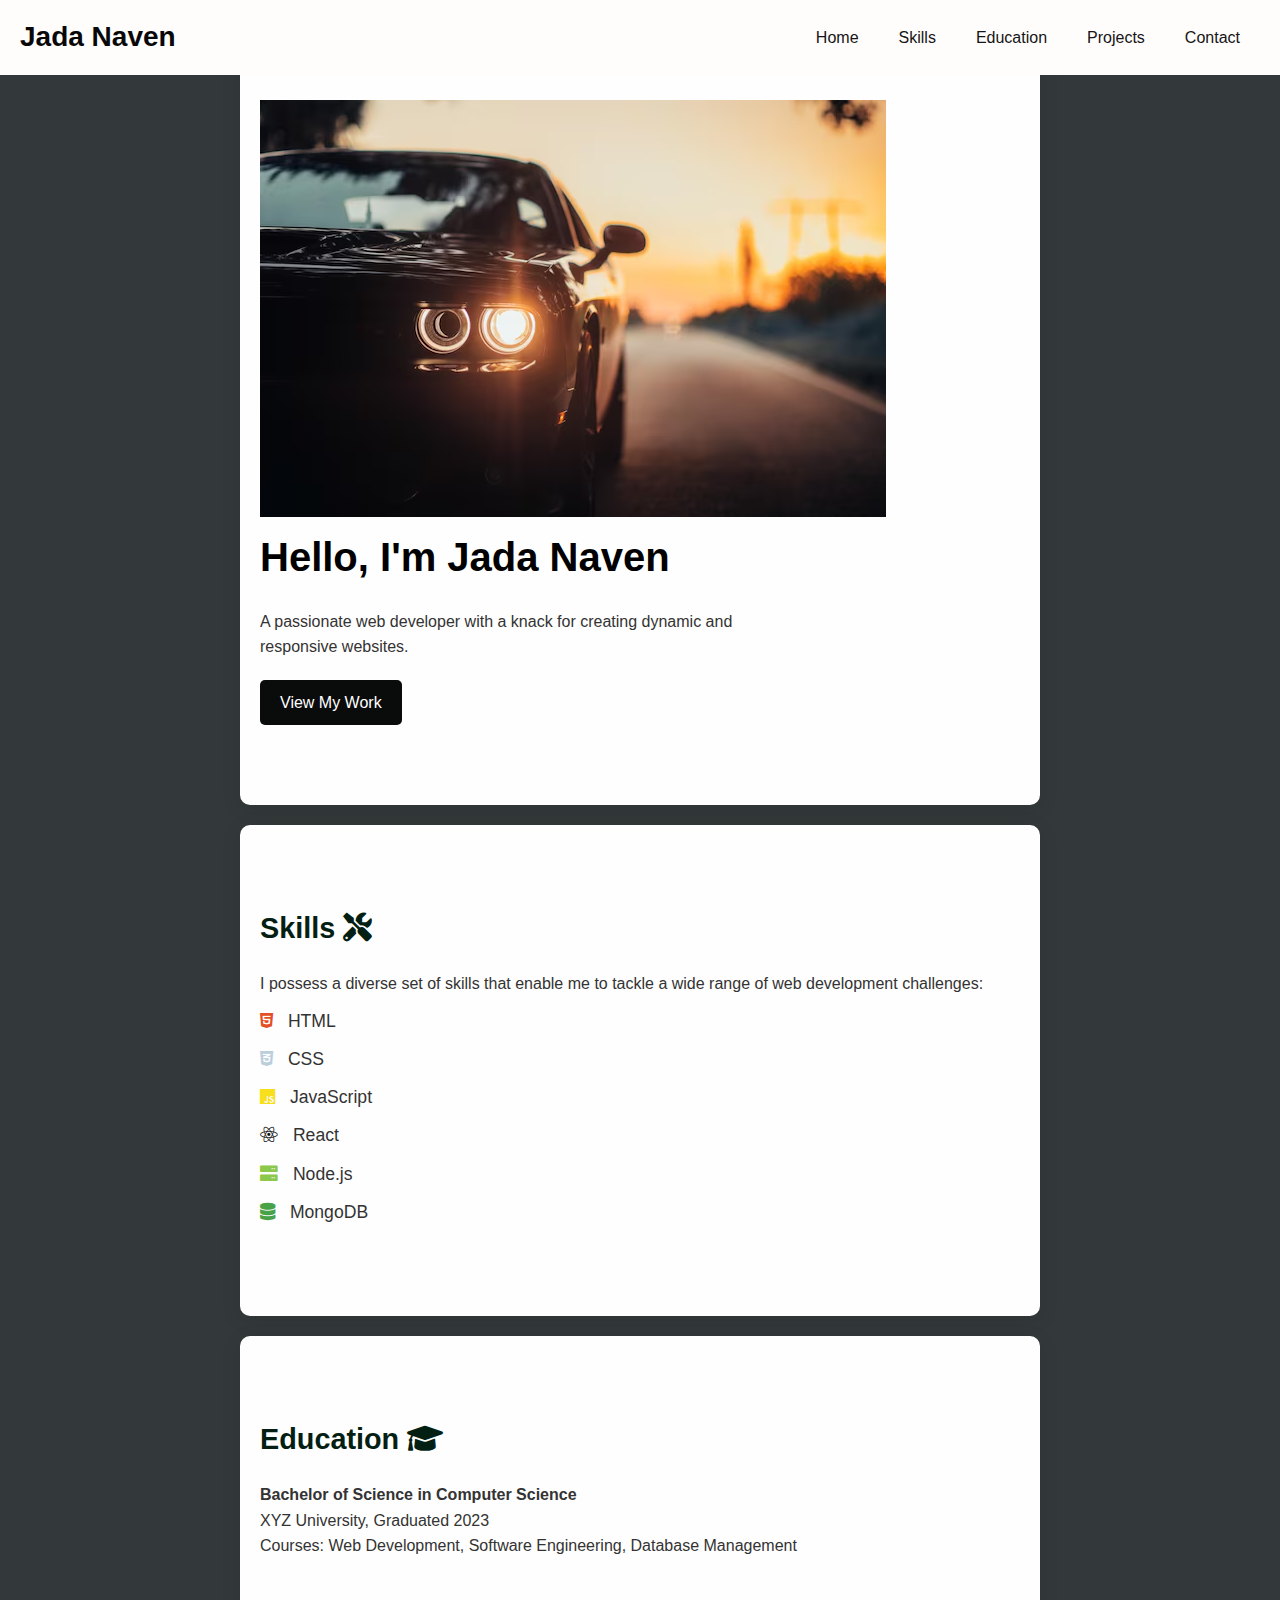
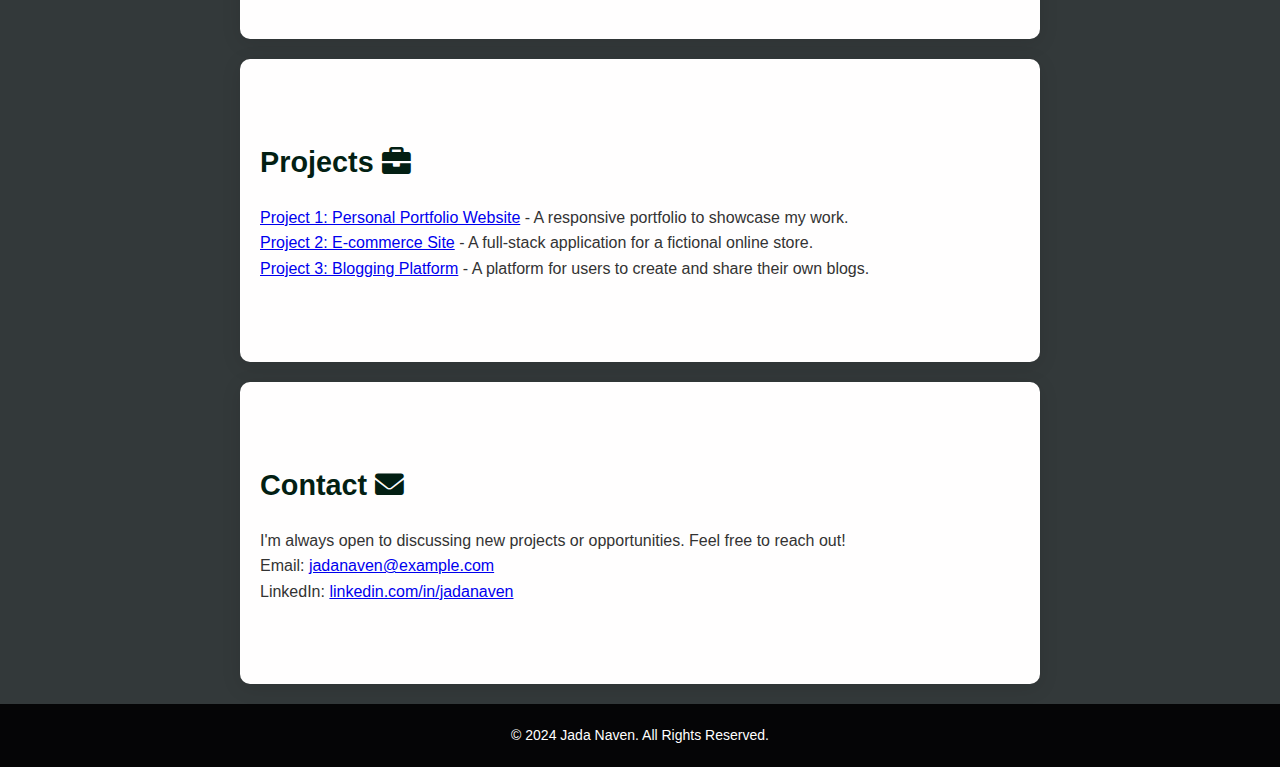
<file: index.html>
<!DOCTYPE html>
<html lang="en">
<head>
    <meta charset="UTF-8">
    <meta name="viewport" content="width=device-width, initial-scale=1.0">
    <link rel="stylesheet" href="styles.css">
    <link rel="stylesheet" href="https://cdnjs.cloudflare.com/ajax/libs/font-awesome/6.0.0-beta3/css/all.min.css">
    <title>Jada Naven's Portfolio</title>
</head>
<body>
    <nav>
        <div class="branding">Jada Naven</div>
        <ul class="nav-links">
            <li><a href="#home">Home</a></li>
            <li><a href="#skills">Skills</a></li>
            <li><a href="#education">Education</a></li>
            <li><a href="#projects">Projects</a></li>
            <li><a href="#contact">Contact</a></li>
        </ul>
    </nav>

    <section id="home" class="section home-section">
        <div class="home-content">
            <img src="./svr.avif" alt="Web Developer" class="dev-image">
            <div class="intro-text">
                <h1>Hello, I'm Jada Naven</h1>
                <p>A passionate web developer with a knack for creating dynamic and responsive websites.</p>
                <a href="#projects" class="btn">View My Work</a>
            </div>
        </div>
    </section>

    <section id="skills" class="section">
        <h2>Skills <i class="fas fa-tools"></i></h2>
        <p>I possess a diverse set of skills that enable me to tackle a wide range of web development challenges:</p>
        <ul class="skills-list">
            <li><i class="fab fa-html5"></i> HTML</li>
            <li><i class="fab fa-css3-alt"></i> CSS</li>
            <li><i class="fab fa-js"></i> JavaScript</li>
            <li><i class="fab fa-react"></i> React</li>
            <li><i class="fas fa-server"></i> Node.js</li>
            <li><i class="fas fa-database"></i> MongoDB</li>
        </ul>
    </section>

    <section id="education" class="section">
        <h2>Education <i class="fas fa-graduation-cap"></i></h2>
        <p><strong>Bachelor of Science in Computer Science</strong></p>
        <p>XYZ University, Graduated 2023</p>
        <p>Courses: Web Development, Software Engineering, Database Management</p>
    </section>

    <section id="projects" class="section">
        <h2>Projects <i class="fas fa-briefcase"></i></h2>
        <ul>
            <li><a href="#">Project 1: Personal Portfolio Website</a> - A responsive portfolio to showcase my work.</li>
            <li><a href="#">Project 2: E-commerce Site</a> - A full-stack application for a fictional online store.</li>
            <li><a href="#">Project 3: Blogging Platform</a> - A platform for users to create and share their own blogs.</li>
        </ul>
    </section>

    <section id="contact" class="section">
        <h2>Contact <i class="fas fa-envelope"></i></h2>
        <p>I'm always open to discussing new projects or opportunities. Feel free to reach out!</p>
        <p>Email: <a href="mailto:jadanaven@example.com">jadanaven@example.com</a></p>
        <p>LinkedIn: <a href="https://www.linkedin.com/in/jadanaven" target="_blank">linkedin.com/in/jadanaven</a></p>
    </section>

    <footer>
        <p>&copy; 2024 Jada Naven. All Rights Reserved.</p>
    </footer>
</body>
</html>
</file>
<file: styles.css>
* {
    margin: 0;
    padding: 0;
    box-sizing: border-box;
}

html, body {
    height: 100%;
}

body {
    font-family: 'Arial', sans-serif;
    line-height: 1.6;
    background-color: #33393a;
    color: #333;

}
nav {
    background: #fffcfc;
    color: #080808;
    padding: 15px 20px;
    display: flex;
    align-items: center;
    position: fixed;
    width: 100%;
    z-index: 1000;
    top: 0; /* Fixed to the top */
}

.branding {
    font-size: 28px;
    font-weight: bold;
    margin-right: auto; /* Align branding to the left */
}

.nav-links {
    list-style: none;
    display: flex;
    justify-content: center; /* Center the nav links */
    margin-left: auto; /* Push links to the right side */
}

.nav-links li {
    margin: 0 20px; /* Space between links */
}

.nav-links a {
    color: #151515;
    text-decoration: none;
    font-weight: 500;
    transition: color 0.3s;
}

.nav-links a:hover {
    color: #FFC107;
}



.section {
    padding: 80px 20px; /* Padding below the fixed navbar */
    margin: 20px auto;
    background: #fffefe;
    border-radius: 10px;
    box-shadow: 0 4px 20px rgba(0, 0, 0, 0.1);
    max-width: 800px;
}

    display: flex;
    align-items: center;
    justify-content: center;
    text-align: left;
}

.dev-image {
    max-width: 350px;
    border-radius: 10px;
    margin-right: 30px;
}

.intro-text {
    max-width: 500px;
}

.intro-text h1 {
    font-size: 2.5rem;
    color: #000000;
}

.intro-text p {
    margin: 20px 0;
}

.btn {
    display: inline-block;
    padding: 10px 20px;
    background: #0a0b0b;
    color: #fff;
    text-decoration: none;
    border-radius: 5px;
    transition: background 0.3s;
}

.btn:hover {
    background: #d8e8b6;
}

h2 {
    margin-bottom: 20px;
    color: #031f13;
    font-size: 1.8rem;
}

ul {
    list-style-type: none;
    padding-left: 0;
}

.skills-list li {
    margin: 10px 0;
    font-size: 1.1rem;
}

.skills-list i {
    margin-right: 10px;
    color: #000000;
}

footer {
    text-align: center;
    padding: 20px 0;
    background: #050506;
    color: white;
    position: relative;
    bottom: 0;
    width: 100%;
    font-size: 14px;
}

.skills-list li:nth-child(1) i {
    color: #E34F26; /* HTML5 */
}

.skills-list li:nth-child(2) i {
    color: #bbcedc; /* CSS3 */
}

.skills-list li:nth-child(3) i {
    color: #F7DF1E; /* JavaScript */
}

.skills-list li:nth-child(4) i {
    color: #131515; /* React */
}

.skills-list li:nth-child(5) i {
    color: #8CC84B; /* Node.js */
}

.skills-list li:nth-child(6) i {
    color: #47A248; /* MongoDB */
}

/* Rest of the CSS remains unchanged */
</file>
